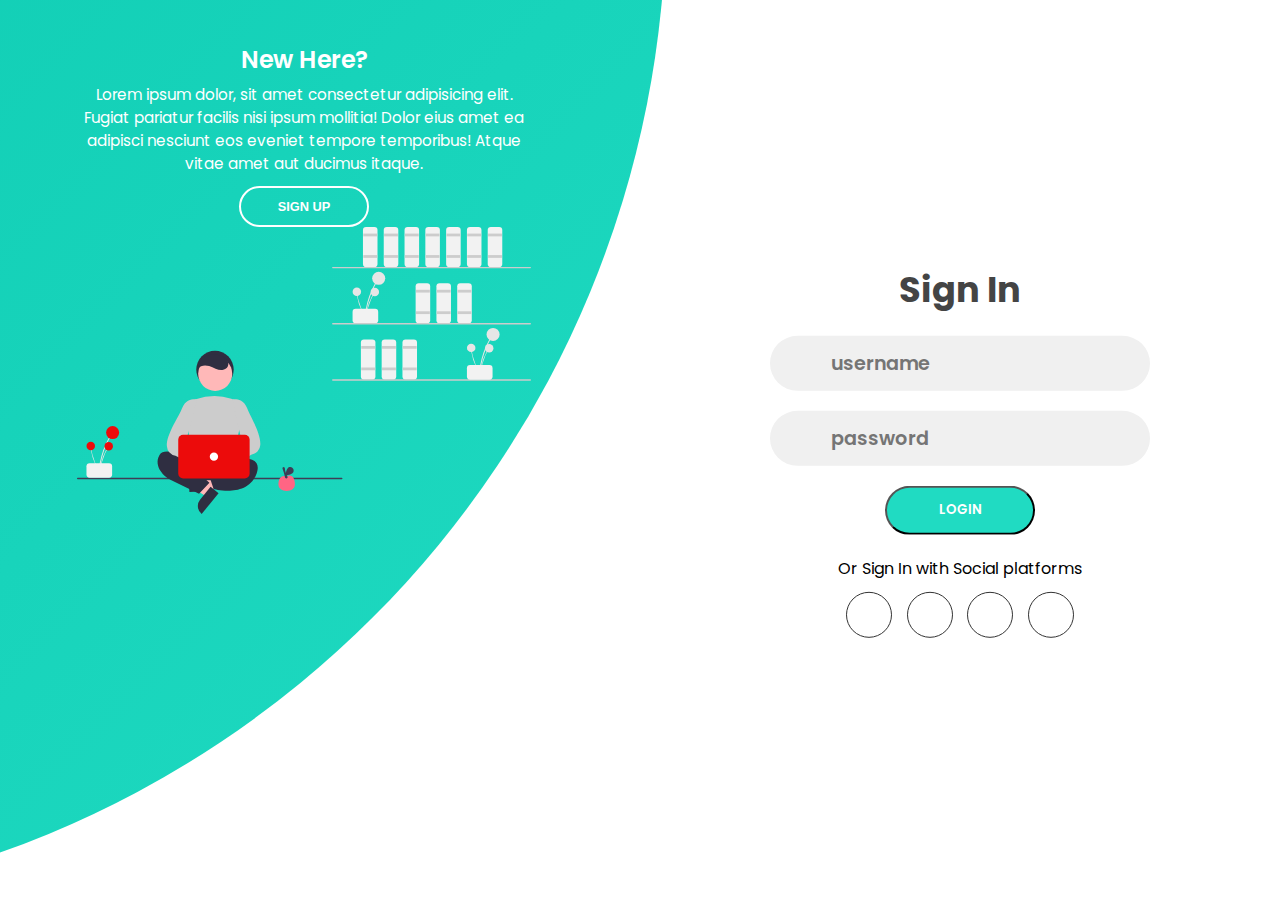
<file: responsive Login site/index.html>
<!DOCTYPE html>
<html lang="en">
<head>
    <meta charset="UTF-8">
    <meta http-equiv="X-UA-Compatible" content="IE=edge">
    <meta name="viewport" content="width=device-width, initial-scale=1.0">
    <link rel="stylesheet" href="style.css">
    <title>Sign Up UI</title>
    <link
     rel="stylesheet" href="https://cdnjs.cloudflare.com/ajax/libs/font-awesome/6.1.1/css/all.min.css" integrity="sha512-KfkfwYDsLkIlwQp6LFnl8zNdLGxu9YAA1QvwINks4PhcElQSvqcyVLLD9aMhXd13uQjoXtEKNosOWaZqXgel0g==" crossorigin="anonymous" referrerpolicy="no-referrer" 
     />
</head>
<body>

    <div class="container">
        <div class="forms-container">
            <div class="signin-signup">
                <form action="#" class="sign-in-form">
                    <h2 class="title">Sign In</h2>
                    <div class="input-field">
                        <i class="fa fa-user"></i>
                        <input type="text" placeholder="username"/>
                    </div>

                    <div class="input-field">
                        <i class="fa fa-lock"></i>
                        <input type="password" placeholder="password"/>
                    </div>
                    <input type="submit" class="btn solid" value="login"/>
                    <p class="social-text">Or Sign In with Social platforms</p>
                    <div class="social-media">
                        <a href="#" class="social-icon">
                        <i class="fab fa-facebook-f"></i>
                        </a>
                        <a href="#" class="social-icon">
                        <i class="fab fa-twitter"></i>
                        </a>
                        <a href="#" class="social-icon">
                        <i class="fab fa-google"></i>
                        </a> 
                        <a href="#" class="social-icon">
                        <i class="fab fa-Linkedin-in"></i>
                        </a>
                    </div>
                </form>
                <!-- <div class="signup-signup"> -->
                    <form action="#" class="sign-up-form">
                        <h2 class="title">Sign Up</h2>
                        <div class="input-field">
                            <i class="fa fa-user"></i>
                            <input type="text" placeholder="username"/>
                        </div>
                        <div class="input-field">
                            <i class="fa fa-envelope"></i>
                            <input type="email" placeholder="Email"/>
                        </div>
                        <div class="input-field">
                            <i class="fa fa-lock"></i>
                            <input type="password" placeholder="password"/>
                        </div>
                            <input type="submit" class="btn solid" value="login"/>
                            <p class="social-text">Or Sign Up with Social platforms</p>
        
                        <div class="social-media">
                            <a href="#" class="social-icon">
                            <i class="fab fa-facebook-f"></i>
                            </a>
                            <a href="#" class="social-icon">
                            <i class="fab fa-twitter"></i>
                            </a>
                            <a href="#" class="social-icon">
                            <i class="fab fa-google"></i>
                            </a> 
                            <a href="#" class="social-icon">
                            <i class="fab fa-linkedin-in"></i>
                            </a>
                        </div>
                    </form>
            <!-- </div>     -->
            </div>
        </div>
    
        <div class="panels-container">
            <div class="panel left-panel">
                <div class="content">
                    <h3>New Here?</h3>
                    <p>Lorem ipsum dolor, sit amet consectetur adipisicing elit. Fugiat pariatur facilis nisi ipsum mollitia! Dolor eius amet ea adipisci nesciunt eos eveniet tempore temporibus! Atque vitae amet aut ducimus itaque.</p>
                    <button class="btn transparent" id="sign-up-button">Sign Up</button>
                </div>
                <img src="img/log.svg" alt="" class="image" />
            </div>

            <div class="panel right-panel">
                <div class="content">
                          <h3>One of us</h3>
                    <p>Lorem ipsum dolor, sit amet consectetur adipisicing elit. Fugiat pariatur facilis nisi ipsum mollitia! Dolor eius amet ea adipisci nesciunt eos eveniet tempore temporibus! Atque vitae amet aut ducimus itaque.</p>
                    <button class="btn transparent" id="sign-in-button">Sign In</button>
                </div>
                <img src="img/registersvg.svg" alt="" class="image" />
            </div>
        </div>
    </div>
    
   <script src="app.js"></script>
</body>
</html>
</file>
<file: responsive Login site/style.css>
@import url('https://fonts.googleapis.com/css2?family=Poppins:wght@300;400;600;700&family=Roboto&family=Source+Sans+Pro&display=swap');

* {
    margin: 0;
    padding: 0;
    box-sizing: border-box;
}

body,
input {
    font-family: 'Poppins', sans-serif;
}

.container{
    position: relative;
    width: 100%;
    background-color: #fff;
    min-height: 100vh;
    overflow: hidden;
}

.forms-container{
    position: absolute;
    width: 100%;
    height: 100%;
    top: 0;
    left: 0;
}

.container::before{
    content: '';
    position: absolute;
    height: 2000px;
    width: 2000px;
    top: -10%;
    right: 48%;
    background-image: linear-gradient(-45deg,#20dbc2 0%, #00bfa6 100%);
    transform: translateY(-50%);
    border-radius: 50%;
    z-index: 6;
    transition: 1.8s ease-in-out;
}

 form{
    display: flex;
    flex-direction: column;
    justify-content: center;
    align-items: center;
    padding: 0 5rem;
    padding: 0 5rem;
    grid-column: 1 / 2;
    grid-row: 1 / 2;
} 

.title{
    font-size: 2.2rem;
    color: #444;
    margin-bottom: 10px;

}

.input-field{
    max-width: 380px;
    width: 100%;
    height: 55px;
    background-color: #f0f0f0;
    margin: 10px 0;
    border-radius: 55px;
    display: grid;
    grid-template-columns: 15% 85%;
    padding: 0 0.4rem;
    position: relative;
}

.input-field i {
    text-align: center;
    line-height: 50px;
    color: #acacac;
    font-size: 1.5rem;
}
.input-field input{
    background: none;
    outline: none;
    border: none;
    line-height: 1;
    font-weight: 600;
    font-size: 1.2rem;
    color: #333;
}

.input-field inout:placeholder-shown{
    color: #aaa;
    font-weight: 500;

}

.btn{
    width: 150px;
    height: 49px;
    outline: none;
    border-radius: 48px;
    background-color: #20dbc2;
    color: white;
    text-transform: uppercase;
    font-weight: 600;
    margin: 10px 0;
    transition: all 0.5s;
}

.btn:hover{
    background-color: #00bfa6;
}

.social-text{
    padding: 0.7rem 0;
}

.social-media{
    display: flex;
    justify-content: center;

}

.social-icon {
    height: 46px;
    width: 46px;
    border: 1px solid #333;
    margin: 0 0.45rem;
    display: flex;
    justify-content: center;
    align-items: center;
    text-decoration: none;
    color: #333;
    font-size: 1.3rem;
    border-radius: 50%;
    transition: all 0.5s;
}

.social-icon:hover{
    color: #20dbc2;
    border-color: #00bfa6;

}

.signin-signup{
    position: absolute;
    top: 50%;
    left: 75%;
    transform: translate(-50%, -50%);
    display: grid;
    grid-template-columns: 1fr;
    z-index: 5;
    
}

form.sign-in-form{
    z-index: 2;
}

form.sign-up-form {
    z-index: 1;
    opacity: 0;
}

.image {
    width: 100%;
    transition: 1.1s 0.4s ease-in-out;
}

.panels-container {
    position: absolute;
    width: 100%;
    top: 0;
    left: 0;
    display: grid;
    grid-template-columns: repeat(2,1fr);
}

.panel{
    display: flex;
    flex-direction:column ;
    align-items: center;
    justify-content: center;
    text-align: center;
    z-index: 7;
}

.left-panel{
    padding: 3rem 17% 2rem 12%;
}

.right-panel{
    padding: 3rem 12% 2rem 17%;
}

.panel .content{
    color: #fff;
    transition: .9s .6s ease-in-out;
}

.panel h3{
    font-weight: 600;
    line-height: 1;
    font-size: 1.5rem;
}

.panel p{
    font-size: 0.95rem;
    padding: 0.7rem 0;
}

.btn.transparent {
    margin: 0;
    background: none;
    border: 2px solid #fff;
    width: 130px;
    height: 41px;
    font-weight: 600;
    font-size: 0.8rem;
}

.right-panel .content,
.right-panel .image{
    transform: translateX(800px);
}

/* Animation */

.container.sign-up-mode::before {
    transform:  translate(100%, -50% );
    right: 52%;
}

.container.sign-up-mode .left-panel .image,
.container.sign-up-mode .left-panel .content{
    transform: translate(-800px);
}

.container.sign-up-mode .right-panel .image,
.container.sign-up-mode .right-panel .content{
    transform: translateX(0%);
}

.container.sign-up-mode .left-panel {
    pointer-events: none;
}

.container.sign-up-mode .right-panel{
    pointer-events: all;
}

.container.sign-up-mode .signin-signup{
    left: 25%;
}

.container.sign-up-mode form.sign-in-form{
    z-index: 1;
    opacity: 0;
}

.container.sign-up-mode form.sign-up-form{
    z-index: 2;
    opacity: 1;
}
</file>
